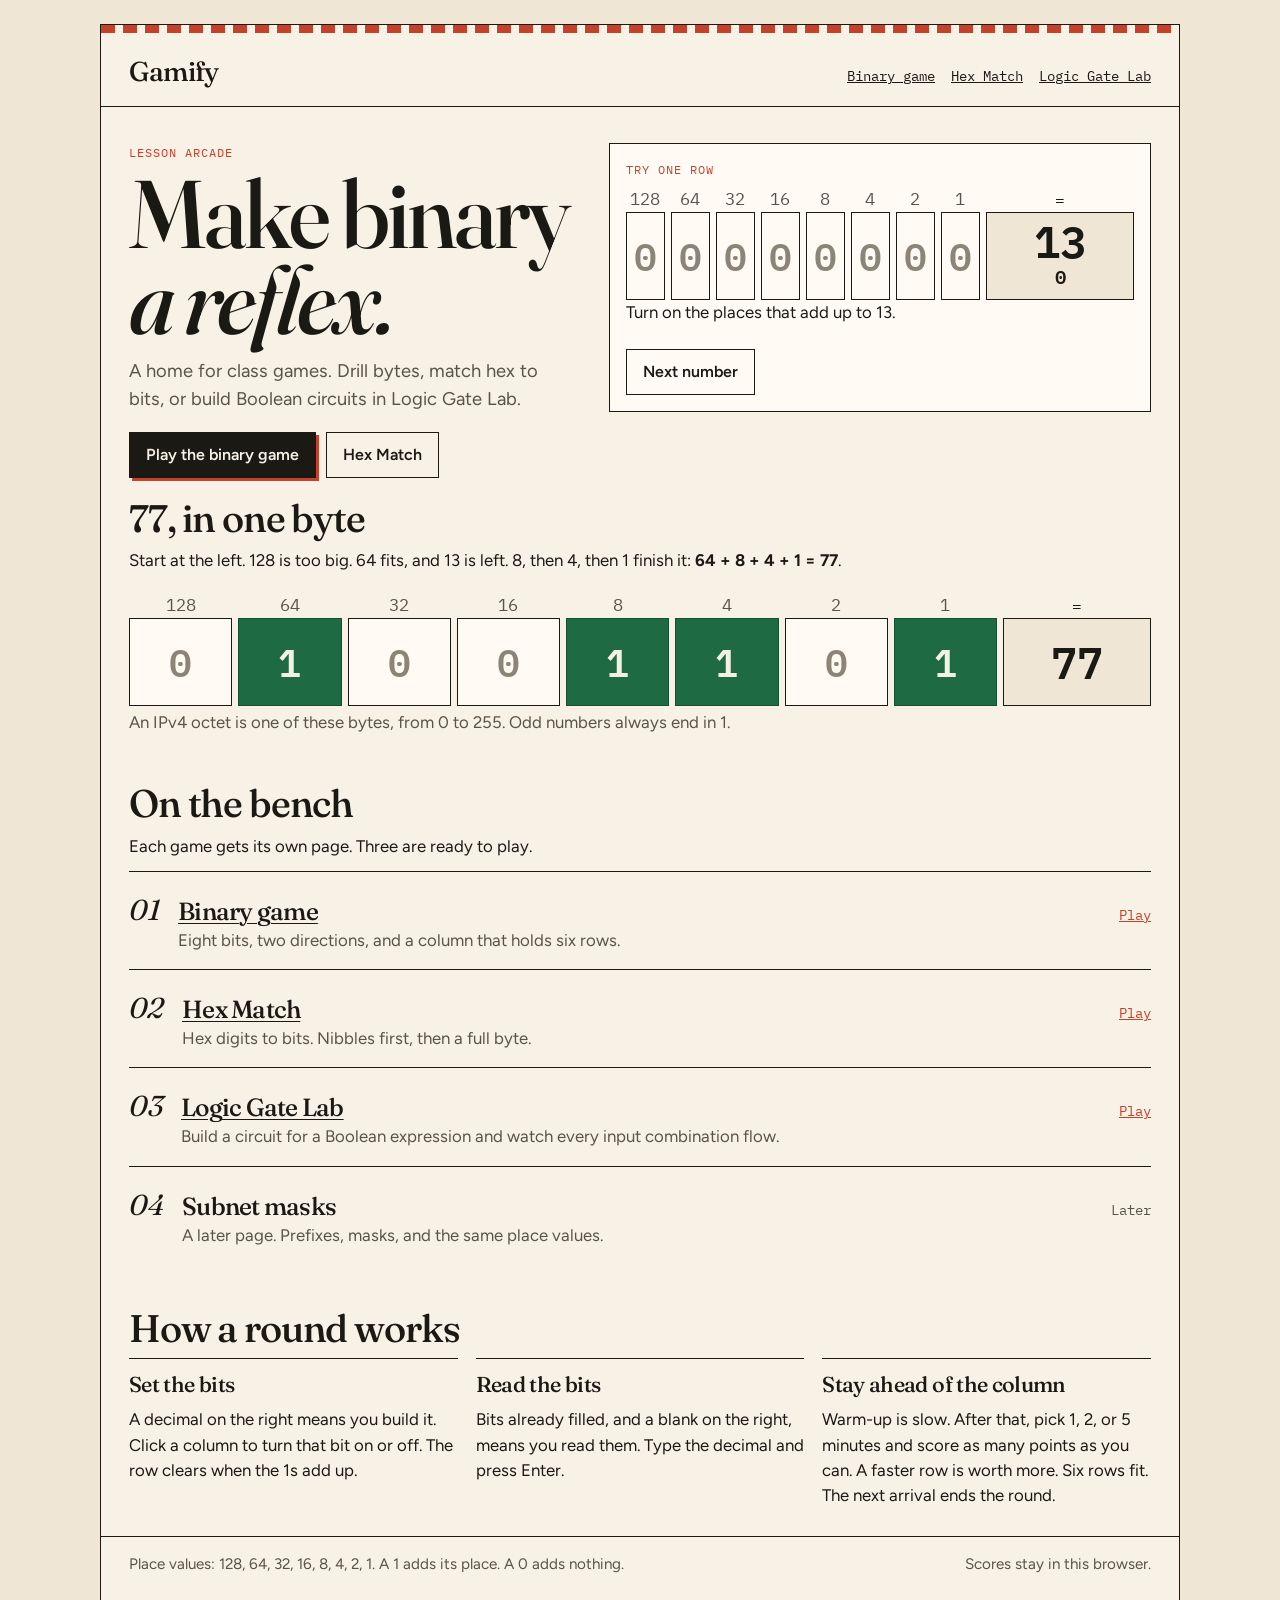
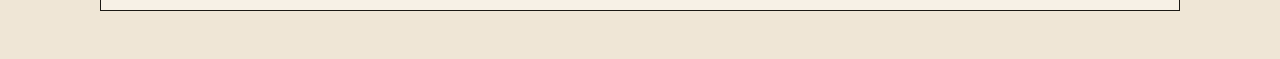
<file: index.html>
<!DOCTYPE html>
<html lang="en">
<head>
  <meta charset="utf-8">
  <meta name="viewport" content="width=device-width, initial-scale=1">
  <title>Gamify — lesson games</title>
  <meta name="description" content="Gamify is a home for class games. Start with the 8-bit binary drill: set the bits or read them before the column fills.">
  <link rel="icon" href="favicon.svg" type="image/svg+xml">
  <link rel="apple-touch-icon" href="apple-touch-icon.png">
  <meta name="apple-mobile-web-app-title" content="Gamify">
  <link rel="preconnect" href="https://fonts.googleapis.com">
  <link rel="preconnect" href="https://fonts.gstatic.com" crossorigin>
  <link href="https://fonts.googleapis.com/css2?family=Figtree:wght@400;600&family=Fraunces:ital,opsz,wght@0,9..144,500;0,9..144,700;1,9..144,500&family=IBM+Plex+Mono:wght@500;600&display=swap" rel="stylesheet">
  <link rel="stylesheet" href="css/site.css">
</head>
<body>
  <a class="skip" href="#try">Skip to the try-it row</a>
  <div class="shell">
    <header class="mast">
      <a class="brand" href="./">Gamify</a>
      <nav aria-label="Lessons">
        <a href="binary/">Binary game</a>
        <a href="hex/">Hex Match</a>
        <a href="gates/">Logic Gate Lab</a>
      </nav>
    </header>

    <main>
      <section class="hero">
        <div>
          <p class="kicker">Lesson arcade</p>
          <h1>Make binary <em>a reflex.</em></h1>
          <p class="deck">A home for class games. Drill bytes, match hex to bits, or build Boolean circuits in Logic Gate Lab.</p>
          <div class="actions">
            <a class="button" href="binary/">Play the binary game</a>
            <a class="button secondary" href="hex/">Hex Match</a>
          </div>
          <p id="landing-best" class="best-line" hidden></p>
        </div>

        <div class="appliance" id="try">
          <p class="kicker">Try one row</p>
          <div class="ruler" id="demo-ruler" aria-hidden="true"></div>
          <div class="row" id="demo-row"></div>
          <p id="demo-note">Click a bit. A 1 adds its place value.</p>
          <button type="button" class="button secondary" id="demo-next">Next number</button>
        </div>
      </section>

      <section class="section" id="worked">
        <h2>77, in one byte</h2>
        <p>Start at the left. 128 is too big. 64 fits, and 13 is left. 8, then 4, then 1 finish it: <strong>64 + 8 + 4 + 1 = 77</strong>.</p>
        <div class="byte-block">
          <div class="ruler" aria-hidden="true">
            <span class="place">128</span>
            <span class="place">64</span>
            <span class="place">32</span>
            <span class="place">16</span>
            <span class="place">8</span>
            <span class="place">4</span>
            <span class="place">2</span>
            <span class="place">1</span>
            <span class="eq">=</span>
          </div>
          <div class="row static" role="img" aria-label="77 in binary is 0100 1101, which is 64 plus 8 plus 4 plus 1">
            <span class="bit">0</span>
            <span class="bit on">1</span>
            <span class="bit">0</span>
            <span class="bit">0</span>
            <span class="bit on">1</span>
            <span class="bit on">1</span>
            <span class="bit">0</span>
            <span class="bit on">1</span>
            <div class="ticket"><strong class="target">77</strong></div>
          </div>
        </div>
        <p class="caption">An IPv4 octet is one of these bytes, from 0 to 255. Odd numbers always end in 1.</p>
      </section>

      <section class="section" aria-labelledby="bench-title">
        <h2 id="bench-title">On the bench</h2>
        <p>Each game gets its own page. Three are ready to play.</p>
        <ol class="bench">
          <li>
            <span class="index">01</span>
            <div>
              <h3><a href="binary/">Binary game</a></h3>
              <p>Eight bits, two directions, and a column that holds six rows.</p>
            </div>
            <a class="go" href="binary/">Play</a>
          </li>
          <li>
            <span class="index">02</span>
            <div>
              <h3><a href="hex/">Hex Match</a></h3>
              <p>Hex digits to bits. Nibbles first, then a full byte.</p>
            </div>
            <a class="go" href="hex/">Play</a>
          </li>
          <li>
            <span class="index">03</span>
            <div>
              <h3><a href="gates/">Logic Gate Lab</a></h3>
              <p>Build a circuit for a Boolean expression and watch every input combination flow.</p>
            </div>
            <a class="go" href="gates/">Play</a>
          </li>
          <li>
            <span class="index">04</span>
            <div>
              <h3>Subnet masks</h3>
              <p>A later page. Prefixes, masks, and the same place values.</p>
            </div>
            <span class="later">Later</span>
          </li>
        </ol>
      </section>

      <section class="section rules" id="rules">
        <h2>How a round works</h2>
        <ol class="steps">
          <li>
            <strong>Set the bits</strong>
            A decimal on the right means you build it. Click a column to turn that bit on or off. The row clears when the 1s add up.
          </li>
          <li>
            <strong>Read the bits</strong>
            Bits already filled, and a blank on the right, means you read them. Type the decimal and press Enter.
          </li>
          <li>
            <strong>Stay ahead of the column</strong>
            Warm-up is slow. After that, pick 1, 2, or 5 minutes and score as many points as you can. A faster row is worth more. Six rows fit. The next arrival ends the round.
          </li>
        </ol>
      </section>
    </main>

    <footer class="colophon">
      <p>Place values: 128, 64, 32, 16, 8, 4, 2, 1. A 1 adds its place. A 0 adds nothing.</p>
      <p>Scores stay in this browser.</p>
    </footer>
  </div>
  <noscript>The try-it row and the game need JavaScript. The worked example above still shows how 77 is written in binary.</noscript>
  <script src="js/binary-logic.js"></script>
  <script src="js/landing.js"></script>
</body>
</html>
</file>
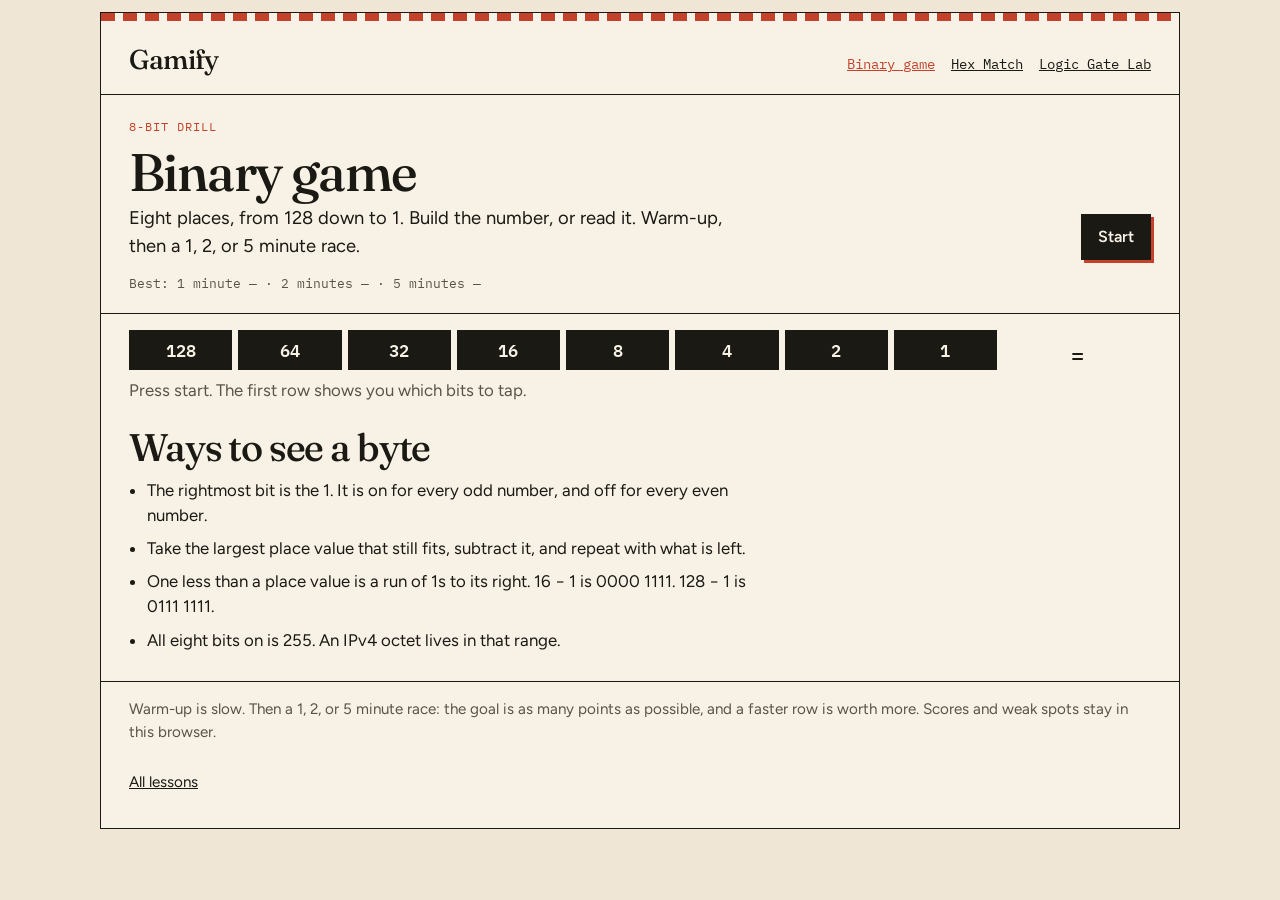
<file: binary/index.html>
<!DOCTYPE html>
<html lang="en">
<head>
  <meta charset="utf-8">
  <meta name="viewport" content="width=device-width, initial-scale=1">
  <title>Binary game — Gamify</title>
  <meta name="description" content="An 8-bit conversion drill. Set the bits for a decimal, or type the decimal for a byte, before the column fills.">
  <link rel="icon" href="../favicon.svg" type="image/svg+xml">
  <link rel="apple-touch-icon" href="../apple-touch-icon.png">
  <meta name="apple-mobile-web-app-title" content="Gamify">
  <link rel="preconnect" href="https://fonts.googleapis.com">
  <link rel="preconnect" href="https://fonts.gstatic.com" crossorigin>
  <link href="https://fonts.googleapis.com/css2?family=Figtree:wght@400;600&family=Fraunces:ital,opsz,wght@0,9..144,500;0,9..144,700;1,9..144,500&family=IBM+Plex+Mono:wght@500;600&display=swap" rel="stylesheet">
  <link rel="stylesheet" href="../css/site.css?v=22">
</head>
<body data-status="ready" data-game="binary">
  <a class="skip" href="#board">Skip to the column</a>
  <div class="shell">
    <header class="mast">
      <a class="brand" href="../">Gamify</a>
      <nav aria-label="Lessons">
        <a href="./" aria-current="page">Binary game</a>
        <a href="../hex/">Hex Match</a>
        <a href="../gates/">Logic Gate Lab</a>
      </nav>
    </header>

    <main>
      <section id="results" class="results" hidden></section>

      <section id="setup" class="setup">
        <p class="kicker">8-bit drill</p>
        <div class="banner-row">
          <div>
            <h1>Binary game</h1>
            <p class="deck">Eight places, from 128 down to 1. Build the number, or read it. Warm-up, then a 1, 2, or 5 minute race.</p>
          </div>
          <form id="setup-form">
            <button class="button" type="submit" id="start">Start</button>
          </form>
        </div>
        <p id="best-pace" class="best-pace" hidden></p>
      </section>

      <section class="stage" id="play" aria-label="Binary game">
        <div class="hud">
          <div class="stat">
            <span>Score</span>
            <strong id="score">0</strong>
            <em id="gain" class="gain" aria-hidden="true"></em>
          </div>
          <div class="stat">
            <span>Time</span>
            <strong id="pace" class="pace-name">Warm-up</strong>
            <div id="pips" class="pips" aria-hidden="true"></div>
          </div>
          <div class="stat">
            <span>Cleared</span>
            <strong id="cleared">0</strong>
          </div>
          <div class="stat">
            <span>Streak</span>
            <strong id="streak">0</strong>
            <em id="mult" class="mult">×1</em>
          </div>
          <div class="stat">
            <span>Best</span>
            <strong id="best">0</strong>
          </div>
          <div class="hud-controls">
            <button type="button" class="button secondary" id="menu-toggle" aria-expanded="false" aria-controls="menu-panel">Menu</button>
            <div id="menu-panel" class="menu-panel" hidden>
              <label class="check"><input type="checkbox" id="coach"> Running totals</label>
              <label class="check"><input type="checkbox" id="force-values"> Place values</label>
              <button type="button" class="button secondary" id="mute">Sound on</button>
              <button type="button" class="button secondary" id="pause" hidden>Pause</button>
              <button type="button" class="button secondary" id="show-howto" aria-expanded="false" aria-controls="howto">How to play</button>
            </div>
          </div>
          <p id="toast" class="toast" hidden></p>
        </div>

        <div class="play-layout">
          <div class="play" id="playfield">
            <p class="pressure" id="pressure"></p>
            <div class="meter" aria-hidden="true"><span id="meter"></span></div>
            <p id="guide" class="guide" hidden></p>
            <div class="board-wrap">
              <div class="ruler" id="ruler"></div>
              <div class="board" id="board"></div>
              <p class="empty" id="empty"></p>
              <div class="overlay" id="overlay" hidden>
                <div class="card">
                  <h2>Paused</h2>
                  <p>The next row waits.</p>
                  <button type="button" class="button" id="resume">Resume</button>
                </div>
              </div>
            </div>
          </div>
        </div>

        <div class="howto" id="howto" hidden>
          <h2>How a row works</h2>
          <ol>
            <li><strong>Number on the right.</strong> Tap bits until the 1s add up to it. The line under the number is what is still left. The row clears on its own.</li>
            <li><strong>Blank on the right.</strong> The bits are fixed. Tap the box. A keypad pops up. The row leaves when the number is right. Enter checks a wrong number.</li>
            <li><strong>Rows grow downward.</strong> Place values sit at the top. The first row is right under them, and a new row is added below the ones still in play. Solving a row lets the ones under it move up.</li>
            <li><strong>A miss stays up.</strong> Read the working, then try that row once more.</li>
            <li><strong>The column fills.</strong> Six rows fit. One more arrival ends the round.</li>
            <li><strong>Then the clock.</strong> Warm-up starts with numbers up to 15, then 63, then 255. All eight bits stay visible. After warm-up, pick 1, 2, or 5 minutes. Faster clears score more.</li>
          </ol>
          <p class="keys">Tap a row to select it. On a bit row, keys 1–8 flip columns from the left. On a decimal row, the keypad pops up. P pauses.</p>
        </div>
      </section>

      <section class="section tips" id="ways">
        <h2>Ways to see a byte</h2>
        <ul>
          <li>The rightmost bit is the 1. It is on for every odd number, and off for every even number.</li>
          <li>Take the largest place value that still fits, subtract it, and repeat with what is left.</li>
          <li>One less than a place value is a run of 1s to its right. 16 − 1 is 0000 1111. 128 − 1 is 0111 1111.</li>
          <li>All eight bits on is 255. An IPv4 octet lives in that range.</li>
        </ul>
      </section>
    </main>

    <footer class="colophon">
      <p>Warm-up is slow. Then a 1, 2, or 5 minute race: the goal is as many points as possible, and a faster row is worth more. Scores and weak spots stay in this browser.</p>
      <p><a href="../">All lessons</a></p>
    </footer>
  </div>
  <div id="choose" class="choose" hidden>
    <div class="card">
      <p class="kicker">After warm-up</p>
      <h2>Pick a time</h2>
      <p>Score as many points as you can. A faster row is worth more. The score starts over at zero.</p>
      <div class="time-choices">
        <button type="button" class="button" data-limit="60">1 minute</button>
        <button type="button" class="button" data-limit="120">2 minutes</button>
        <button type="button" class="button" data-limit="300">5 minutes</button>
      </div>
    </div>
  </div>
  <div id="moment" class="moment" hidden>
    <p class="kicker">Next pace</p>
    <strong id="moment-name"></strong>
  </div>
  <div id="keypad" class="keypad" hidden>
    <div class="keypad-grid" role="group" aria-label="Decimal keypad">
      <button type="button" tabindex="-1" data-key="1">1</button>
      <button type="button" tabindex="-1" data-key="2">2</button>
      <button type="button" tabindex="-1" data-key="3">3</button>
      <button type="button" tabindex="-1" data-key="4">4</button>
      <button type="button" tabindex="-1" data-key="5">5</button>
      <button type="button" tabindex="-1" data-key="6">6</button>
      <button type="button" tabindex="-1" data-key="7">7</button>
      <button type="button" tabindex="-1" data-key="8">8</button>
      <button type="button" tabindex="-1" data-key="9">9</button>
      <button type="button" tabindex="-1" data-key="back" aria-label="Delete">Del</button>
      <button type="button" tabindex="-1" data-key="0">0</button>
      <button type="button" tabindex="-1" data-key="enter">Enter</button>
    </div>
  </div>
  <p class="sr-only" id="live" aria-live="polite"></p>
  <noscript>This game needs JavaScript.</noscript>
  <script src="../js/binary-logic.js?v=21"></script>
  <script src="../js/binary-game.js?v=21"></script>
</body>
</html>
</file>
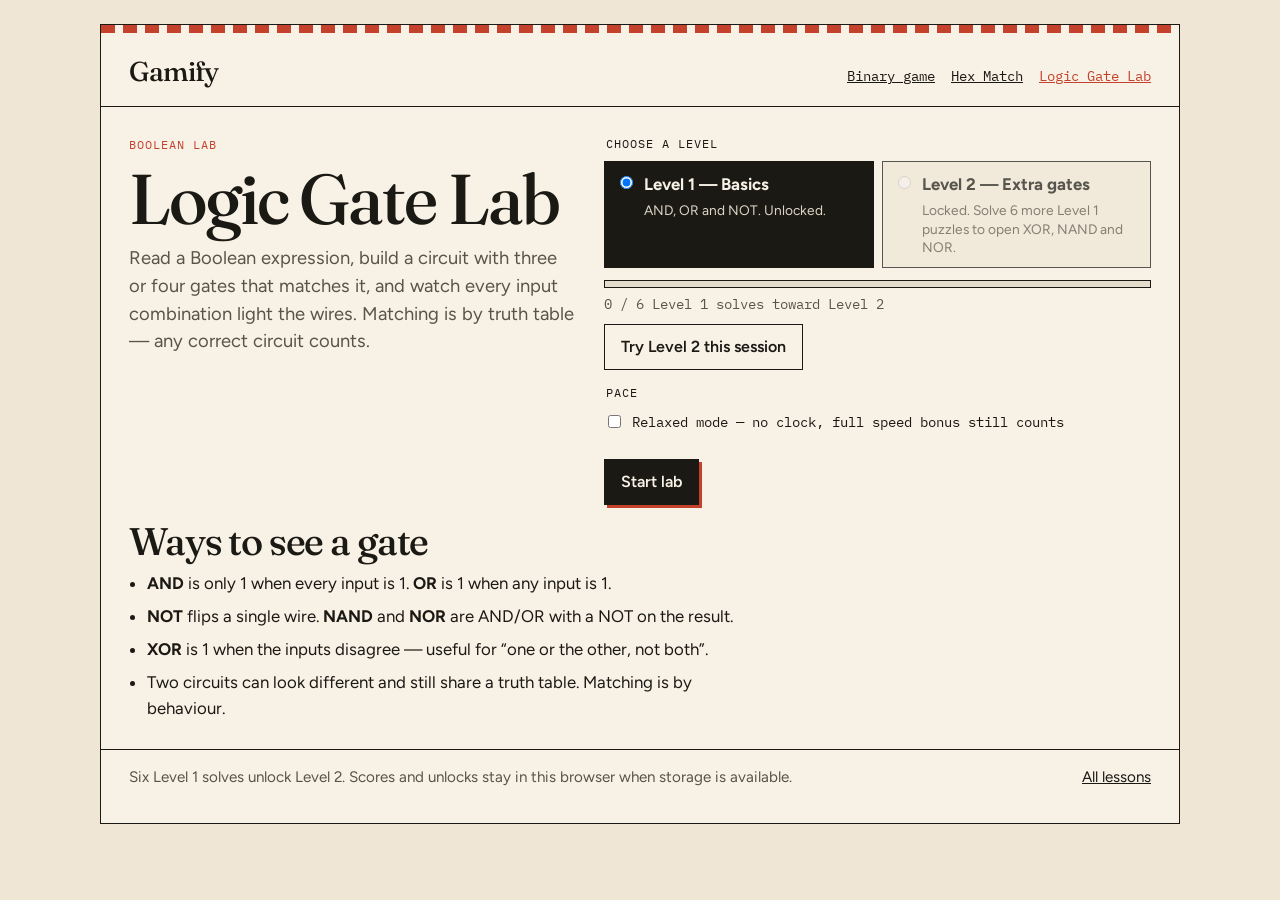
<file: gates/index.html>
<!DOCTYPE html>
<html lang="en">
<head>
  <meta charset="utf-8">
  <meta name="viewport" content="width=device-width, initial-scale=1">
  <title>Logic Gate Lab — Gamify</title>
  <meta name="description" content="Build a circuit for a Boolean expression, watch every input combination flow through the gates, and match the truth table.">
  <link rel="icon" href="../favicon.svg" type="image/svg+xml">
  <link rel="apple-touch-icon" href="../apple-touch-icon.png">
  <meta name="apple-mobile-web-app-title" content="Gamify">
  <link rel="preconnect" href="https://fonts.googleapis.com">
  <link rel="preconnect" href="https://fonts.gstatic.com" crossorigin>
  <link href="https://fonts.googleapis.com/css2?family=Figtree:wght@400;600&family=Fraunces:ital,opsz,wght@0,9..144,500;0,9..144,700;1,9..144,500&family=IBM+Plex+Mono:wght@500;600&display=swap" rel="stylesheet">
  <link rel="stylesheet" href="../css/site.css">
</head>
<body data-view="setup" data-status="ready">
  <a class="skip" href="#lab">Skip to the lab</a>
  <div class="shell">
    <header class="mast">
      <a class="brand" href="../">Gamify</a>
      <nav aria-label="Lessons">
        <a href="../binary/">Binary game</a>
        <a href="../hex/">Hex Match</a>
        <a href="./" aria-current="page">Logic Gate Lab</a>
      </nav>
    </header>

    <main>
      <section id="setup" class="setup gate-setup">
        <div>
          <p class="kicker">Boolean lab</p>
          <h1>Logic Gate Lab</h1>
          <p class="deck">Read a Boolean expression, build a circuit with three or four gates that matches it, and watch every input combination light the wires. Matching is by truth table — any correct circuit counts.</p>
        </div>
        <form id="setup-form" class="gate-setup-form">
          <fieldset>
            <legend>Choose a level</legend>
            <div class="paces gate-levels" id="level-picks" role="radiogroup" aria-label="Level">
              <label class="pace">
                <input type="radio" name="level" value="1" checked>
                <span>
                  <strong>Level 1 — Basics</strong>
                  <small>AND, OR and NOT. Unlocked.</small>
                </span>
              </label>
              <label class="pace" id="level2-label">
                <input type="radio" name="level" value="2" id="level2-radio" disabled>
                <span>
                  <strong>Level 2 — Extra gates</strong>
                  <small id="level2-copy">Locked. Solve 6 Level 1 puzzles to open XOR, NAND and NOR.</small>
                </span>
              </label>
            </div>
            <div class="unlock-meter" id="unlock-meter" aria-live="polite">
              <div class="unlock-track" aria-hidden="true"><span id="unlock-fill"></span></div>
              <p id="unlock-label">0 / 6 Level 1 solves toward Level 2</p>
            </div>
            <p class="session-unlock">
              <button type="button" class="button secondary" id="session-level2">Try Level 2 this session</button>
            </p>
          </fieldset>
          <fieldset>
            <legend>Pace</legend>
            <label class="check pace-check">
              <input type="checkbox" id="relaxed">
              Relaxed mode — no clock, full speed bonus still counts
            </label>
          </fieldset>
          <button class="button" type="submit" id="start">Start lab</button>
        </form>
      </section>

      <section class="stage gate-stage" id="play" hidden>
        <div class="hud">
          <div class="stat">
            <span>Score</span>
            <strong id="score">0</strong>
            <em id="gain" class="gain" aria-hidden="true"></em>
          </div>
          <div class="stat">
            <span>Streak</span>
            <strong id="streak">0</strong>
          </div>
          <div class="stat">
            <span>Solved</span>
            <strong id="solved">0</strong>
          </div>
          <div class="stat">
            <span>Best</span>
            <strong id="best">0</strong>
          </div>
          <div class="stat" id="speed-stat">
            <span>Speed bonus</span>
            <strong id="speed-bonus">+50</strong>
            <div class="speed-meter" aria-hidden="true"><span id="speed-fill"></span></div>
          </div>
          <div class="hud-controls">
            <button type="button" class="button secondary" id="mute">Sound on</button>
            <button type="button" class="button secondary" id="pause">Pause</button>
            <button type="button" class="button secondary" id="quit">Levels</button>
          </div>
          <p id="toast" class="toast" hidden></p>
        </div>

        <div class="gate-layout" id="lab">
          <div class="gate-main">
            <div class="expr-banner">
              <p class="kicker">Build this</p>
              <p class="expr" id="expression" aria-live="polite">—</p>
              <p class="hint-line" id="hint-line" hidden></p>
            </div>

            <div class="bench-tools">
              <div class="palette" id="palette" aria-label="Gates and inputs"></div>
              <div class="bench-actions">
                <button type="button" class="button secondary" id="undo" disabled>Undo</button>
                <button type="button" class="button secondary" id="clear-circuit">Clear</button>
                <button type="button" class="button secondary" id="hint">Hint (−15)</button>
                <button type="button" class="button" id="check">Check circuit</button>
              </div>
            </div>

            <div class="circuit-board" id="circuit-board" aria-label="Circuit schematic">
              <div class="circuit-scroll">
                <div class="schematic-wrap" id="circuit-tree"></div>
                <div class="lamp-wrap">
                  <div class="lamp" id="lamp" data-on="0" role="img" aria-label="Output lamp off">
                    <span class="lamp-glass"></span>
                    <span class="lamp-label">Y</span>
                  </div>
                </div>
              </div>
              <div class="picker" id="picker" hidden>
                <p class="kicker" id="picker-title">Place in port</p>
                <div class="picker-grid" id="picker-grid"></div>
                <button type="button" class="button secondary" id="picker-cancel">Cancel</button>
              </div>
            </div>

            <div class="feedback" id="feedback" hidden></div>
            <div class="celebrate" id="celebrate" hidden aria-live="polite">
              <p class="celebrate-banner">Matched</p>
            </div>

            <div class="anim-bar">
              <p class="kicker">Signal run</p>
              <p class="anim-status" id="anim-status">Press play to walk every input combination.</p>
              <div class="anim-controls">
                <button type="button" class="button secondary" id="anim-play">Play</button>
                <button type="button" class="button secondary" id="anim-pause" disabled>Pause</button>
                <button type="button" class="button secondary" id="anim-step">Step</button>
                <button type="button" class="button secondary" id="anim-replay">Replay</button>
              </div>
            </div>
          </div>

          <aside class="gate-side">
            <div class="truth-panel">
              <p class="kicker">Truth table</p>
              <p class="caption" id="table-caption">Built from your circuit as you place gates.</p>
              <div class="truth-wrap">
                <table class="truth" id="truth-table">
                  <thead id="truth-head"></thead>
                  <tbody id="truth-body"></tbody>
                </table>
              </div>
            </div>
            <div class="gate-glossary" id="glossary">
              <p class="kicker">Gate strip</p>
              <ul id="glossary-list"></ul>
            </div>
            <div class="howto">
              <h2>How a puzzle works</h2>
              <ol>
                <li><strong>Read the expression.</strong> Brackets and order matter.</li>
                <li><strong>Build the schematic.</strong> Tap an empty port or gate, pick an input or a gate, nest as needed.</li>
                <li><strong>Watch the table.</strong> It updates from your circuit. Play the signal run to see every row flow.</li>
                <li><strong>Check when ready.</strong> Any circuit with the same truth table wins. Faster builds earn a speed bonus.</li>
              </ol>
              <p class="keys">Keyboard: Tab through ports, Enter to place, Esc closes the picker, C checks, P pauses, Space steps the signal run when focused in the lab.</p>
            </div>
          </aside>
        </div>

        <div class="overlay" id="overlay" hidden>
          <div class="card">
            <h2>Paused</h2>
            <p>The speed meter is held. Your circuit stays as you left it.</p>
            <button type="button" class="button" id="resume">Resume</button>
          </div>
        </div>

        <div class="overlay unlock-overlay" id="unlock-overlay" hidden>
          <div class="card unlock-card">
            <p class="kicker">Unlocked</p>
            <h2>Level 2 is open</h2>
            <p>XOR, NAND and NOR join the palette. You can keep going on Level 1, or switch from the level screen.</p>
            <button type="button" class="button" id="unlock-dismiss">Keep building</button>
          </div>
        </div>
      </section>

      <section class="section tips" id="ways">
        <h2>Ways to see a gate</h2>
        <ul>
          <li><strong>AND</strong> is only 1 when every input is 1. <strong>OR</strong> is 1 when any input is 1.</li>
          <li><strong>NOT</strong> flips a single wire. <strong>NAND</strong> and <strong>NOR</strong> are AND/OR with a NOT on the result.</li>
          <li><strong>XOR</strong> is 1 when the inputs disagree — useful for “one or the other, not both”.</li>
          <li>Two circuits can look different and still share a truth table. Matching is by behaviour.</li>
        </ul>
      </section>
    </main>

    <footer class="colophon">
      <p>Six Level 1 solves unlock Level 2. Scores and unlocks stay in this browser when storage is available.</p>
      <p><a href="../">All lessons</a></p>
    </footer>
  </div>
  <p class="sr-only" id="live" aria-live="polite"></p>
  <noscript>This lab needs JavaScript.</noscript>
  <script src="../js/gate-logic.js"></script>
  <script src="../js/gate-schematic.js"></script>
  <script src="../js/gate-game.js"></script>
</body>
</html>
</file>
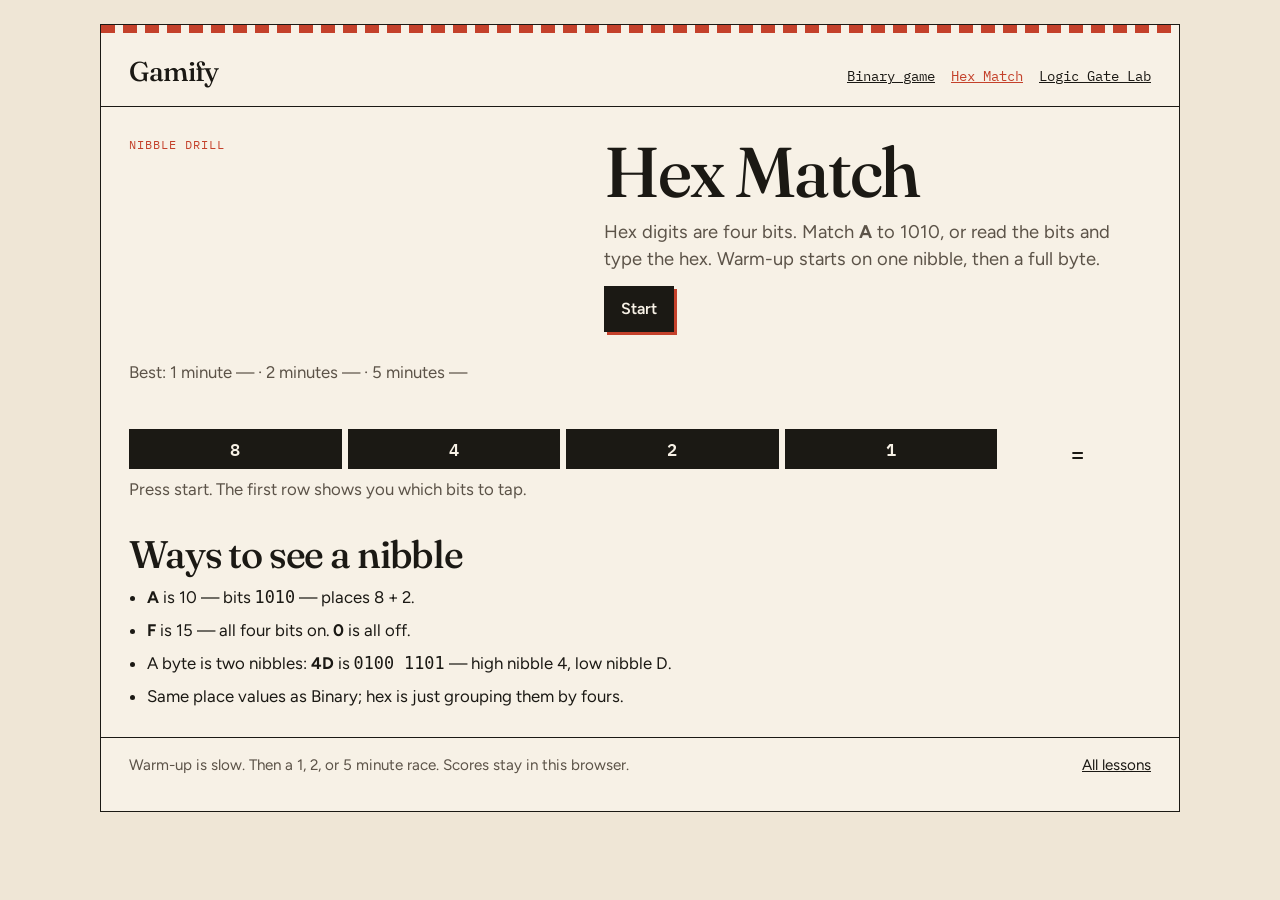
<file: hex/index.html>
<!DOCTYPE html>
<html lang="en">
<head>
  <meta charset="utf-8">
  <meta name="viewport" content="width=device-width, initial-scale=1">
  <title>Hex Match — Gamify</title>
  <meta name="description" content="Match hex digits to bits. Nibbles first, then a full byte. Warm-up, then a timed race.">
  <link rel="icon" href="../favicon.svg" type="image/svg+xml">
  <link rel="apple-touch-icon" href="../apple-touch-icon.png">
  <meta name="apple-mobile-web-app-title" content="Gamify">
  <link rel="preconnect" href="https://fonts.googleapis.com">
  <link rel="preconnect" href="https://fonts.gstatic.com" crossorigin>
  <link href="https://fonts.googleapis.com/css2?family=Figtree:wght@400;600&family=Fraunces:ital,opsz,wght@0,9..144,500;0,9..144,700;1,9..144,500&family=IBM+Plex+Mono:wght@500;600&display=swap" rel="stylesheet">
  <link rel="stylesheet" href="../css/site.css">
</head>
<body data-status="ready" data-game="hex">
  <a class="skip" href="#board">Skip to the column</a>
  <div class="shell">
    <header class="mast">
      <a class="brand" href="../">Gamify</a>
      <nav aria-label="Lessons">
        <a href="../binary/">Binary game</a>
        <a href="./" aria-current="page">Hex Match</a>
        <a href="../gates/">Logic Gate Lab</a>
      </nav>
    </header>

    <main>
      <section id="results" class="results" hidden></section>

      <section id="setup" class="setup">
        <p class="kicker">Nibble drill</p>
        <div class="banner-row">
          <div>
            <h1>Hex Match</h1>
            <p class="deck">Hex digits are four bits. Match <strong>A</strong> to 1010, or read the bits and type the hex. Warm-up starts on one nibble, then a full byte.</p>
          </div>
          <form id="setup-form">
            <button class="button" type="submit" id="start">Start</button>
          </form>
        </div>
        <p id="best-pace" class="best-pace" hidden></p>
      </section>

      <section class="stage" id="play" aria-label="Hex Match">
        <div class="hud">
          <div class="stat">
            <span>Score</span>
            <strong id="score">0</strong>
            <em id="gain" class="gain" aria-hidden="true"></em>
          </div>
          <div class="stat">
            <span>Time</span>
            <strong id="pace" class="pace-name">Warm-up</strong>
            <div id="pips" class="pips" aria-hidden="true"></div>
          </div>
          <div class="stat">
            <span>Cleared</span>
            <strong id="cleared">0</strong>
          </div>
          <div class="stat">
            <span>Streak</span>
            <strong id="streak">0</strong>
            <em id="mult" class="mult">×1</em>
          </div>
          <div class="stat">
            <span>Best</span>
            <strong id="best">0</strong>
          </div>
          <div class="hud-controls">
            <button type="button" class="button secondary" id="menu-toggle" aria-expanded="false" aria-controls="menu-panel">Menu</button>
            <div id="menu-panel" class="menu-panel" hidden>
              <label class="check"><input type="checkbox" id="coach" checked> Running totals</label>
              <button type="button" class="button secondary" id="mute">Sound on</button>
              <button type="button" class="button secondary" id="pause" hidden>Pause</button>
              <button type="button" class="button secondary" id="show-howto" aria-expanded="false" aria-controls="howto">How to play</button>
            </div>
          </div>
          <p id="toast" class="toast" hidden></p>
        </div>

        <div class="play-layout">
          <div class="play" id="playfield">
            <p class="pressure" id="pressure"></p>
            <div class="meter" aria-hidden="true"><span id="meter"></span></div>
            <p id="guide" class="guide" hidden></p>
            <div class="board-wrap">
              <div class="ruler" id="ruler"></div>
              <div class="board" id="board"></div>
              <p class="empty" id="empty"></p>
              <div class="overlay" id="overlay" hidden>
                <div class="card">
                  <h2>Paused</h2>
                  <p>The next row waits.</p>
                  <button type="button" class="button" id="resume">Resume</button>
                </div>
              </div>
            </div>
          </div>
        </div>

        <div class="howto" id="howto" hidden>
          <h2>How a row works</h2>
          <ol>
            <li><strong>Hex on the right.</strong> Tap bits until they match that digit (or byte). The line under the hex is your running sum.</li>
            <li><strong>Bits already set.</strong> Type the hex on the keypad. One digit for a nibble, two for a byte.</li>
            <li><strong>A miss stays up.</strong> Read the working, then try once more for half credit.</li>
            <li><strong>Warm-up then race.</strong> First four clears are nibbles. Then full bytes. After eight clean clears, pick 1, 2, or 5 minutes.</li>
          </ol>
          <p class="keys">Tap a row to select it. On a bit row, keys 1–4 or 1–8 flip places from the left. On a hex row, the keypad pops up. P pauses.</p>
        </div>
      </section>

      <section class="section tips" id="ways">
        <h2>Ways to see a nibble</h2>
        <ul>
          <li><strong>A</strong> is 10 — bits <code>1010</code> — places 8 + 2.</li>
          <li><strong>F</strong> is 15 — all four bits on. <strong>0</strong> is all off.</li>
          <li>A byte is two nibbles: <strong>4D</strong> is <code>0100 1101</code> — high nibble 4, low nibble D.</li>
          <li>Same place values as Binary; hex is just grouping them by fours.</li>
        </ul>
      </section>
    </main>

    <footer class="colophon">
      <p>Warm-up is slow. Then a 1, 2, or 5 minute race. Scores stay in this browser.</p>
      <p><a href="../">All lessons</a></p>
    </footer>
  </div>
  <div id="choose" class="choose" hidden>
    <div class="card">
      <p class="kicker">After warm-up</p>
      <h2>Pick a time</h2>
      <p>Score as many points as you can. A faster row is worth more. The score starts over at zero.</p>
      <div class="time-choices">
        <button type="button" class="button" data-limit="60">1 minute</button>
        <button type="button" class="button" data-limit="120">2 minutes</button>
        <button type="button" class="button" data-limit="300">5 minutes</button>
      </div>
    </div>
  </div>
  <div id="moment" class="moment" hidden>
    <p class="kicker">Next pace</p>
    <strong id="moment-name"></strong>
  </div>
  <div id="keypad" class="keypad hex-keypad" hidden>
    <div class="keypad-grid hex-keys" role="group" aria-label="Hex keypad">
      <button type="button" tabindex="-1" data-key="0">0</button>
      <button type="button" tabindex="-1" data-key="1">1</button>
      <button type="button" tabindex="-1" data-key="2">2</button>
      <button type="button" tabindex="-1" data-key="3">3</button>
      <button type="button" tabindex="-1" data-key="4">4</button>
      <button type="button" tabindex="-1" data-key="5">5</button>
      <button type="button" tabindex="-1" data-key="6">6</button>
      <button type="button" tabindex="-1" data-key="7">7</button>
      <button type="button" tabindex="-1" data-key="8">8</button>
      <button type="button" tabindex="-1" data-key="9">9</button>
      <button type="button" tabindex="-1" data-key="A">A</button>
      <button type="button" tabindex="-1" data-key="B">B</button>
      <button type="button" tabindex="-1" data-key="C">C</button>
      <button type="button" tabindex="-1" data-key="D">D</button>
      <button type="button" tabindex="-1" data-key="E">E</button>
      <button type="button" tabindex="-1" data-key="F">F</button>
      <button type="button" tabindex="-1" data-key="back" aria-label="Delete">Del</button>
      <button type="button" tabindex="-1" data-key="enter">Enter</button>
    </div>
  </div>
  <p class="sr-only" id="live" aria-live="polite"></p>
  <noscript>This game needs JavaScript.</noscript>
  <script src="../js/hex-logic.js"></script>
  <script src="../js/hex-game.js"></script>
</body>
</html>
</file>
<file: css/site.css>
:root {
  --paper: #efe6d6;
  --sheet: #f7f1e6;
  --ink: #1b1914;
  --ink-soft: #5c5348;
  --stamp: #c4412b;
  --moss: #1e6a43;
  --moss-ink: #f4f0e6;
  --ticket: #fffaf3;
  --line: rgba(27, 25, 20, 0.16);
  --serif: "Fraunces", "Iowan Old Style", Palatino, "Palatino Linotype", serif;
  --sans: Figtree, "Avenir Next", "Segoe UI", sans-serif;
  --mono: "IBM Plex Mono", ui-monospace, "SFMono-Regular", Menlo, Consolas, monospace;
  color-scheme: light;
}

*,
*::before,
*::after {
  box-sizing: border-box;
}

[hidden] {
  display: none !important;
}

html {
  scroll-behavior: smooth;
}

body {
  margin: 0;
  background: var(--paper);
  color: var(--ink);
  font-family: var(--sans);
  font-size: 1.05rem;
  line-height: 1.5;
}

::selection {
  background: #f0c1b6;
  color: var(--ink);
}

:focus {
  outline: none;
}

:focus-visible {
  outline: 3px solid var(--stamp);
  outline-offset: 2px;
}

button,
input {
  font: inherit;
  color: inherit;
}

.skip {
  position: absolute;
  left: 12px;
  top: 12px;
  z-index: 10;
  padding: 8px 12px;
  background: var(--ink);
  color: var(--sheet);
  transform: translateY(-150%);
}

.skip:focus {
  transform: none;
}

.shell {
  max-width: 1080px;
  margin: 24px auto 48px;
  background: var(--sheet);
  border: 1.5px solid var(--ink);
  position: relative;
}

.shell::before {
  content: "";
  display: block;
  height: 8px;
  background: repeating-linear-gradient(90deg, var(--stamp) 0 14px, transparent 14px 22px);
}

.mast {
  display: flex;
  justify-content: space-between;
  align-items: baseline;
  gap: 16px;
  padding: 18px 28px 14px;
  border-bottom: 1.5px solid var(--ink);
}

.brand {
  font-family: var(--serif);
  font-size: 1.7rem;
  font-weight: 500;
  letter-spacing: -0.03em;
  color: var(--ink);
  text-decoration: none;
}

.mast nav {
  display: flex;
  gap: 16px;
  font-family: var(--mono);
  font-size: 0.85rem;
}

.mast a {
  color: var(--ink);
}

.mast a[aria-current="page"] {
  color: var(--stamp);
}

.kicker {
  margin: 0 0 8px;
  font-family: var(--mono);
  font-size: 0.78rem;
  letter-spacing: 0.08em;
  text-transform: uppercase;
  color: var(--stamp);
}

h1,
h2,
h3 {
  font-family: var(--serif);
  font-weight: 500;
  letter-spacing: -0.03em;
  line-height: 1.05;
}

h2 {
  margin: 0 0 10px;
  font-size: clamp(1.8rem, 3vw, 2.5rem);
}

h3 {
  margin: 0 0 4px;
  font-size: 1.55rem;
}

p {
  margin: 0 0 12px;
}

.hero {
  display: grid;
  grid-template-columns: minmax(0, 0.9fr) minmax(0, 1.1fr);
  gap: 36px;
  align-items: start;
  padding: 36px 28px 12px;
}

.hero h1 {
  margin: 0 0 16px;
  font-size: clamp(3.4rem, 8vw, 6rem);
  line-height: 0.9;
}

.hero h1 em {
  font-style: italic;
  font-weight: 500;
}

.deck {
  max-width: 38rem;
  font-size: 1.15rem;
  color: var(--ink-soft);
}

.actions {
  display: flex;
  flex-wrap: wrap;
  gap: 10px;
  margin-top: 18px;
}

.button {
  display: inline-flex;
  align-items: center;
  justify-content: center;
  min-height: 46px;
  padding: 0 16px;
  border: 1.5px solid var(--ink);
  background: var(--ink);
  color: var(--sheet);
  text-decoration: none;
  font-family: var(--sans);
  font-weight: 600;
  font-size: 1rem;
  box-shadow: 3px 3px 0 var(--stamp);
  cursor: pointer;
  touch-action: manipulation;
}

.button.secondary,
a.button.secondary {
  background: transparent;
  color: var(--ink);
  box-shadow: none;
}

.button:disabled {
  opacity: 0.4;
  cursor: not-allowed;
  box-shadow: none;
}

.best-line {
  margin-top: 14px;
  font-family: var(--mono);
  font-size: 0.85rem;
}

.tips,
.rules,
.section {
  padding: 8px 28px 28px;
}

.byte-block {
  overflow-x: auto;
  margin: 12px 0 4px;
}

.appliance {
  border: 1.5px solid var(--ink);
  background: var(--ticket);
  padding: 16px;
  overflow-x: auto;
}

.appliance .button {
  margin-top: 12px;
}

.section-head {
  padding: 12px 28px 0;
}

.bench {
  list-style: none;
  margin: 0;
  padding: 0 0 8px;
}

.bench li {
  display: grid;
  grid-template-columns: auto minmax(0, 1fr) auto;
  gap: 18px;
  align-items: baseline;
  border-top: 1.5px solid var(--ink);
  padding: 16px 0;
}

.bench .index {
  font-family: var(--serif);
  font-style: italic;
  font-size: 1.8rem;
}

.bench h3 a {
  color: var(--ink);
  text-decoration-thickness: 1px;
  text-underline-offset: 3px;
}

.bench p {
  margin: 0;
  color: var(--ink-soft);
}

.go,
.later {
  font-family: var(--mono);
  font-size: 0.85rem;
}

.go {
  color: var(--stamp);
}

.later {
  color: var(--ink-soft);
}

.steps {
  display: grid;
  grid-template-columns: repeat(3, minmax(0, 1fr));
  gap: 18px;
  margin: 0;
  padding: 0;
  list-style: none;
}

.steps li {
  border-top: 1.5px solid var(--ink);
  padding-top: 10px;
}

.steps strong {
  display: block;
  font-family: var(--serif);
  font-size: 1.35rem;
  font-weight: 500;
  letter-spacing: -0.03em;
  margin-bottom: 6px;
}

.caption {
  color: var(--ink-soft);
}

.colophon {
  display: flex;
  justify-content: space-between;
  gap: 16px;
  flex-wrap: wrap;
  padding: 16px 28px 22px;
  border-top: 1.5px solid var(--ink);
  color: var(--ink-soft);
  font-size: 0.95rem;
}

.colophon a {
  color: var(--ink);
}

.ruler,
.row {
  display: grid;
  grid-template-columns: repeat(8, minmax(0, 1fr)) minmax(96px, 148px);
  gap: 6px;
  align-items: stretch;
  animation: none;
}

.ruler {
  margin: 8px 0 0;
  color: var(--ink-soft);
  font-family: var(--mono);
  font-size: 1.05rem;
  text-align: center;
}

body[data-game="binary"] .ruler {
  margin: 0 0 8px;
  color: var(--sheet);
  font-size: 1.05rem;
  font-weight: 600;
}

body[data-game="binary"] .ruler .place {
  display: flex;
  align-items: center;
  justify-content: center;
  min-height: 40px;
  background: var(--ink);
  color: var(--sheet);
}

body[data-game="binary"] .ruler .eq {
  display: flex;
  align-items: center;
  justify-content: center;
  background: transparent;
  color: var(--ink);
  font-size: 1.35rem;
}

body[data-game="binary"] .setup {
  display: block;
  padding: 22px 28px 20px;
  border-bottom: 1.5px solid var(--ink);
}

body[data-game="binary"] .setup h1 {
  margin: 0 0 6px;
  font-size: clamp(2.3rem, 4.5vw, 3.3rem);
}

body[data-game="binary"] .banner-row {
  display: flex;
  align-items: flex-end;
  justify-content: space-between;
  gap: 28px;
}

body[data-game="binary"] .setup .deck {
  margin: 0;
  max-width: 38rem;
  color: var(--ink);
}

body[data-game="binary"] .setup form {
  margin: 0;
  flex: 0 0 auto;
}

body[data-game="binary"] .best-pace {
  margin: 14px 0 0;
  max-width: none;
  text-align: left;
  font-family: var(--mono);
  font-size: 0.82rem;
  line-height: 1.45;
}

body[data-game="binary"][data-status="ready"] .hud,
body[data-game="binary"][data-status="ready"] .pressure,
body[data-game="binary"][data-status="ready"] .meter {
  display: none;
}

.ruler .place[data-hidden="true"],
.ruler .eq[data-hidden="true"] {
  color: transparent;
  user-select: none;
}

.ruler .eq {
  align-self: end;
  color: var(--ink);
  font-size: 1rem;
}

.bit {
  display: grid;
  place-items: center;
  height: clamp(68px, 10vw, 88px);
  min-width: 0;
  padding: 0;
  border: 1.5px solid var(--ink);
  background: var(--ticket);
  color: #8d8478;
  font-family: var(--mono);
  font-size: clamp(1.7rem, 3.4vw, 2.35rem);
  font-weight: 600;
  line-height: 1;
  touch-action: manipulation;
}

button.bit {
  cursor: pointer;
}

button.bit:not(:disabled):hover {
  background: #fff;
}

.bit.on {
  background: var(--moss);
  border-color: #174f33;
  color: var(--moss-ink);
}

.bit:disabled,
.ticket input:disabled {
  opacity: 1;
  cursor: default;
}

.ticket {
  min-height: 80px;
  display: flex;
  flex-direction: column;
  align-items: center;
  justify-content: center;
  border: 1.5px solid var(--ink);
  background: var(--paper);
}

.ticket.met,
.sum.met {
  background: #e5f2ea;
}

.target {
  font-family: var(--mono);
  font-size: clamp(2rem, 4vw, 2.75rem);
  font-weight: 600;
  line-height: 1;
}

.sum,
.left {
  min-height: 1em;
  font-family: var(--mono);
  font-size: 1.2rem;
  font-weight: 600;
  color: var(--ink);
}

.sum.exact,
.left.exact {
  color: var(--moss-ink);
}

.sum.over {
  color: var(--stamp);
}

.ticket input {
  width: 100%;
  min-height: 76px;
  border: 0;
  background: transparent;
  text-align: center;
  font-family: var(--mono);
  font-size: clamp(2rem, 4vw, 2.75rem);
  font-weight: 600;
  padding: 0;
}

.ticket input.wrong {
  color: var(--stamp);
}

.row.selected .ticket {
  box-shadow: inset 0 0 0 2px var(--stamp);
}

.ticket input:focus,
.ticket input:focus-visible {
  outline: none;
}

.row.shake .bit,
.row.shake .ticket {
  animation: shake 180ms ease;
}

.row.clearing {
  position: absolute;
  width: 0;
  height: 0;
  overflow: hidden;
  opacity: 0;
  pointer-events: none;
  animation: none;
}

.lesson {
  grid-column: 1 / -1;
  margin: 0;
  padding: 4px 2px 0;
  font-family: var(--mono);
  font-size: 1.05rem;
  line-height: 1.35;
  color: var(--stamp);
}

.bit.hint {
  box-shadow: inset 0 0 0 3px var(--moss);
}

.bit.miss {
  box-shadow: inset 0 0 0 3px var(--stamp);
  background: #f6d9d2;
}

.bit.miss.on {
  background: var(--stamp);
  border-color: var(--stamp);
  color: var(--sheet);
}

.guide {
  margin: 0 0 10px;
  padding: 10px 12px;
  border: 1.5px solid var(--moss);
  background: #e5f2ea;
  font-family: var(--serif);
  font-size: 1.45rem;
  letter-spacing: -0.03em;
}

.pace-note,
.best-pace {
  max-width: 36rem;
  color: var(--ink-soft);
}

.weak {
  font-family: var(--mono);
  color: var(--stamp);
}

.setup {
  display: grid;
  grid-template-columns: minmax(0, 0.9fr) minmax(0, 1.1fr);
  gap: 28px;
  padding: 28px 28px 8px;
}

.setup h1 {
  margin: 0 0 10px;
  font-size: clamp(2.6rem, 6vw, 4.4rem);
}

fieldset {
  border: 0;
  margin: 0 0 14px;
  padding: 0;
}

legend {
  margin-bottom: 8px;
  font-family: var(--mono);
  font-size: 0.75rem;
  letter-spacing: 0.08em;
  text-transform: uppercase;
}

.paces {
  display: grid;
  grid-template-columns: repeat(3, minmax(0, 1fr));
  gap: 8px;
}

.pace {
  display: flex;
  gap: 8px;
  align-items: flex-start;
  min-height: 100%;
  padding: 10px;
  border: 1.5px solid var(--ink);
  background: var(--ticket);
  cursor: pointer;
}

.pace strong,
.pace small {
  display: block;
}

.pace small {
  margin-top: 4px;
  color: var(--ink-soft);
  font-size: 0.86rem;
  line-height: 1.35;
}

.pace:has(input:checked) {
  background: var(--ink);
  color: var(--sheet);
}

.pace:has(input:checked) small {
  color: #ddd4c6;
}

.pace input {
  margin-top: 4px;
}

.results {
  margin: 22px 28px 0;
  padding: 16px 18px 8px;
  border: 1.5px solid var(--ink);
  background: var(--ticket);
}

.review {
  list-style: none;
  margin: 0 0 8px;
  padding: 0;
  font-family: var(--mono);
  font-size: 0.95rem;
}

.review li {
  padding: 7px 0;
  border-top: 1px solid var(--line);
}

.review-note {
  margin-bottom: 4px;
  color: var(--ink-soft);
}

.hud {
  position: sticky;
  top: 0;
  z-index: 4;
  display: flex;
  flex-wrap: wrap;
  gap: 12px 18px;
  align-items: flex-end;
  padding: 12px 28px;
  background: rgba(247, 241, 230, 0.96);
  border-bottom: 1px solid var(--line);
}

.stat {
  position: relative;
  display: flex;
  flex-direction: column;
  gap: 2px;
}

.stat span,
.check,
.hud-controls {
  font-family: var(--mono);
  font-size: 0.72rem;
  letter-spacing: 0.06em;
  text-transform: uppercase;
  color: var(--ink-soft);
}

.stat strong {
  font-family: var(--mono);
  font-size: 1.9rem;
  font-weight: 600;
  line-height: 1;
  font-variant-numeric: tabular-nums lining-nums;
}

body[data-game="binary"] .hud {
  align-items: start;
  flex-wrap: nowrap;
  column-gap: 32px;
}

body[data-game="binary"] .hud-controls {
  align-items: center;
  height: 2rem;
  margin-top: calc(1rem + 3px);
}

body[data-game="binary"] .stat {
  display: grid;
  grid-template-rows: 1rem 2rem 1rem;
  row-gap: 3px;
  align-content: start;
}

body[data-game="binary"] .stat > span,
body[data-game="binary"] .stat > strong {
  align-self: end;
  line-height: 1;
}

body[data-game="binary"] .mult,
body[data-game="binary"] .pips {
  align-self: start;
  margin-top: 0;
}

.pace-name {
  font-size: 1.15rem;
  letter-spacing: -0.03em;
}

.pace-name.clock {
  font-size: 2rem;
}

body[data-game="binary"] .pace-name,
body[data-game="binary"] .pace-name.clock {
  font-size: 1.9rem;
}

.mult {
  display: block;
  margin-top: 2px;
  font-family: var(--mono);
  font-size: 0.8rem;
  font-style: normal;
  color: var(--ink-soft);
}

.mult.hot {
  color: var(--stamp);
}

.mult.pop {
  animation: bump 420ms ease;
}

.pips {
  display: flex;
  gap: 3px;
  margin-top: 5px;
}

.pip {
  width: 8px;
  height: 8px;
  border: 1px solid var(--ink);
  background: transparent;
}

.pip.on {
  background: var(--ink);
}

.gain {
  position: absolute;
  left: calc(100% + 8px);
  top: 16px;
  opacity: 0;
  font-family: var(--mono);
  font-size: 0.85rem;
  font-style: normal;
  color: var(--moss);
  white-space: nowrap;
  pointer-events: none;
}

.gain.pop {
  animation: float 700ms ease forwards;
}

.hud-controls {
  position: relative;
  display: flex;
  flex-wrap: wrap;
  gap: 8px 14px;
  align-items: center;
  justify-content: flex-end;
  margin-left: auto;
  letter-spacing: 0;
  text-transform: none;
  font-size: 0.85rem;
}

.check {
  display: inline-flex;
  gap: 6px;
  align-items: center;
  letter-spacing: 0;
  text-transform: none;
  font-size: 0.85rem;
  color: var(--ink);
}

.hud-controls .button {
  min-height: 36px;
  padding: 0 10px;
  box-shadow: none;
}

.toast {
  flex: 1 0 100%;
  margin: 0;
  font-family: var(--mono);
  font-size: 0.85rem;
  color: var(--moss);
}

.stage {
  padding: 8px 0 12px;
}

.play-layout {
  display: block;
  padding: 16px 28px 8px;
}

body[data-game="binary"] .shell {
  margin-top: 12px;
}

body[data-game="binary"] .play-layout {
  padding-top: 8px;
  padding-bottom: 0;
}

.play {
  min-width: 0;
}

.play.full .board-wrap {
  outline: 2px solid var(--stamp);
  outline-offset: 3px;
}

.pressure {
  min-height: 1.3em;
  margin: 0 0 6px;
  font-family: var(--mono);
  font-size: 0.8rem;
  color: var(--ink-soft);
}

.play.full .pressure {
  color: var(--stamp);
}

.meter {
  height: 8px;
  margin-bottom: 10px;
}

body[data-game="binary"] .meter {
  margin-bottom: 4px;
}

body[data-game="binary"] .pressure {
  margin-bottom: 2px;
}
  border: 1px solid var(--ink);
  background: #e6dccb;
  overflow: hidden;
}

body:not([data-status="playing"]) .meter {
  visibility: hidden;
}

.meter span {
  display: block;
  height: 100%;
  width: 100%;
  background: var(--stamp);
  transform: scaleX(0);
  transform-origin: left center;
}

.board-wrap {
  position: relative;
  overflow: visible;
  padding-bottom: 4px;
}

.board {
  position: relative;
  display: flex;
  flex-direction: column;
  justify-content: flex-start;
  gap: 8px;
  min-height: 0;
  overflow: visible;
}

.play.topout .board {
  animation: well-hit 640ms ease;
}

.play.topout .board::before {
  content: "";
  position: absolute;
  left: 0;
  right: 0;
  top: 0;
  height: 6px;
  background: var(--stamp);
  animation: top-flash 640ms ease;
}

.play.ended {
  position: relative;
}

.play.ended::after {
  content: "";
  position: absolute;
  inset: 0;
  z-index: 4;
  background: rgba(74, 70, 64, 0.52);
  pointer-events: none;
  animation: grey-in 480ms ease;
}

.play.ended .board {
  filter: grayscale(0.9);
}

.empty {
  margin: 0;
  color: var(--ink-soft);
}

.keypad {
  position: fixed;
  left: 0;
  right: 0;
  bottom: 0;
  z-index: 30;
  padding: 10px 12px calc(10px + env(safe-area-inset-bottom));
  background: var(--sheet);
  border-top: 1.5px solid var(--ink);
  box-shadow: 0 -8px 0 rgba(27, 25, 20, 0.06);
}

.keypad-grid {
  display: grid;
  grid-template-columns: repeat(3, minmax(0, 1fr));
  gap: 8px;
  max-width: 420px;
  margin: 0 auto;
}

.keypad button {
  min-height: 52px;
  border: 1.5px solid var(--ink);
  background: var(--ticket);
  color: var(--ink);
  font-family: var(--mono);
  font-size: 1.45rem;
  font-weight: 600;
  cursor: pointer;
  touch-action: manipulation;
}

.keypad [data-key="back"] {
  font-family: var(--sans);
  font-size: 1rem;
}

.keypad [data-key="enter"] {
  background: var(--moss);
  border-color: #174f33;
  color: var(--moss-ink);
  font-family: var(--sans);
  font-size: 1.05rem;
}

body.keypad-open {
  padding-bottom: 292px;
}

.overlay {
  position: absolute;
  inset: 0;
  z-index: 2;
  display: flex;
  align-items: center;
  justify-content: center;
  background: rgba(247, 241, 230, 0.9);
}

.card {
  width: min(100% - 24px, 320px);
  padding: 18px;
  border: 1.5px solid var(--ink);
  background: var(--ticket);
  box-shadow: 4px 4px 0 var(--ink);
}

.card h2 {
  font-size: 2rem;
}

.howto {
  margin: 4px 28px 16px;
  padding: 14px 16px 6px;
  border: 1.5px solid var(--ink);
  background: var(--ticket);
}

.howto h2 {
  font-size: 1.6rem;
}

.howto ol {
  margin: 0 0 10px;
  padding-left: 1.1rem;
}

.howto li + li {
  margin-top: 8px;
}

.keys {
  color: var(--ink-soft);
  font-size: 0.92rem;
}

.menu-panel {
  position: absolute;
  top: calc(100% + 8px);
  right: 0;
  z-index: 21;
  display: flex;
  flex-direction: column;
  align-items: stretch;
  gap: 10px;
  width: min(260px, calc(100vw - 24px));
  padding: 12px;
  border: 1.5px solid var(--ink);
  background: var(--ticket);
  box-shadow: 4px 4px 0 var(--ink);
}

.menu-panel .button {
  width: 100%;
  box-shadow: none;
}

.choose {
  position: fixed;
  inset: 0;
  z-index: 30;
  display: flex;
  align-items: center;
  justify-content: center;
  padding: 16px;
  background: rgba(27, 25, 20, 0.72);
}

.choose[hidden] {
  display: none !important;
}

.choose .card h2 {
  font-family: var(--serif);
  font-weight: 500;
  font-size: 2.4rem;
  letter-spacing: -0.04em;
}

.time-choices {
  display: flex;
  flex-direction: column;
  gap: 8px;
  margin-top: 12px;
}

.time-choices .button {
  width: 100%;
  min-height: 56px;
  font-size: 1.25rem;
}

.moment {
  position: fixed;
  inset: 0;
  z-index: 30;
  display: flex;
  flex-direction: column;
  align-items: center;
  justify-content: center;
  gap: 8px;
  background: rgba(27, 25, 20, 0.72);
  color: var(--sheet);
  text-align: center;
}

.moment .kicker {
  color: #f0c1b6;
}

.moment strong {
  font-family: var(--serif);
  font-weight: 500;
  font-size: clamp(3.2rem, 12vw, 6rem);
  letter-spacing: -0.04em;
  line-height: 0.9;
}

.tips ul {
  margin: 0;
  padding-left: 1.1rem;
  max-width: 40rem;
}

.tips li + li {
  margin-top: 8px;
}

.sr-only {
  position: absolute;
  width: 1px;
  height: 1px;
  padding: 0;
  margin: -1px;
  overflow: hidden;
  clip: rect(0, 0, 0, 0);
  white-space: nowrap;
  border: 0;
}

@keyframes well-hit {
  0%, 100% { transform: none; }
  18% { transform: translateY(-10px); }
  36% { transform: translateY(4px); }
  54% { transform: translateY(-5px); }
  72% { transform: translateY(2px); }
}

@keyframes top-flash {
  0%, 100% { opacity: 0; }
  25%, 55% { opacity: 1; }
}

@keyframes grey-in {
  from { opacity: 0; }
  to { opacity: 1; }
}

@keyframes shake {
  0%,
  100% { transform: translateX(0); }
  30% { transform: translateX(-5px); }
  70% { transform: translateX(5px); }
}

@keyframes float {
  0% { opacity: 0; transform: translateY(6px); }
  20% { opacity: 1; }
  100% { opacity: 0; transform: translateY(-16px); }
}

@keyframes clear-row {
  to {
    opacity: 0;
    transform: scale(0.96);
  }
}

@keyframes bump {
  50% { transform: scale(1.28); }
}

@media (max-width: 860px) {
  .hero,
  .setup,
  .play-layout,
  .steps {
    grid-template-columns: 1fr;
  }

  .paces {
    grid-template-columns: 1fr;
  }

  .hud-controls {
    justify-content: flex-start;
  }

  .ruler,
  .row {
    grid-template-columns: repeat(8, minmax(0, 1fr));
  }

  .ticket {
    grid-column: 1 / -1;
    min-height: 72px;
  }

  .ticket input {
    min-height: 68px;
    font-size: 2.5rem;
  }

  .target {
    font-size: 2.5rem;
  }

  .ruler {
    font-size: 1rem;
  }

  .ruler .eq {
    display: none;
  }

  .bit {
    height: 80px;
    font-size: 2.15rem;
  }

  body[data-game="binary"] .ruler,
  body[data-game="binary"] .row {
    grid-template-columns: repeat(8, minmax(0, 1fr)) minmax(54px, 68px);
    gap: 3px;
  }

  body[data-game="binary"] .ticket {
    grid-column: auto;
    min-height: 0;
    height: 100%;
    padding: 1px 2px;
  }

  body[data-game="binary"] .bit {
    height: 46px;
    font-size: 1.15rem;
  }

  body[data-game="binary"] .ticket input,
  body[data-game="binary"] .target {
    min-height: 0;
    font-size: 1.05rem;
  }

  body[data-game="binary"] .sum,
  body[data-game="binary"] .left {
    min-height: 0;
    font-size: 0.62rem;
    line-height: 1.1;
  }

  body[data-game="binary"] .ruler {
    margin: 0 0 6px;
    font-size: 0.78rem;
  }

  body[data-game="binary"] .ruler .place {
    min-height: 30px;
  }

  body[data-game="binary"] .ruler .eq {
    display: none;
  }

  body[data-game="binary"] .banner-row {
    flex-direction: column;
    align-items: flex-start;
    gap: 14px;
  }

  body[data-game="binary"] .setup {
    padding: 16px 16px 14px;
  }

  body[data-game="binary"] .best-pace {
    margin-top: 12px;
  }

  body[data-game="binary"] .board {
    gap: 3px;
  }

  .board {
    gap: 4px;
  }

  .guide {
    font-size: 1.25rem;
  }

  .play-layout,
  .hud {
    padding-left: 8px;
    padding-right: 8px;
  }

  .ruler,
  .row {
    gap: 4px;
  }

  .shell {
    margin: 0 0 32px;
    border-left: 0;
    border-right: 0;
  }

  body[data-game="binary"] .hud {
    display: grid;
    grid-template-columns: minmax(0, 1fr) minmax(0, 1.45fr) minmax(0, 1fr);
    align-items: start;
    column-gap: 10px;
    row-gap: 14px;
  }

  body[data-game="binary"] .stat {
    grid-template-rows: 1rem 1.8rem 1rem;
  }

  body[data-game="binary"] .stat > strong,
  body[data-game="binary"] .pace-name,
  body[data-game="binary"] .pace-name.clock {
    font-size: 1.65rem;
  }

  body[data-game="binary"] .hud-controls {
    grid-column: 3;
    grid-row: 2;
    justify-self: end;
    align-self: start;
    margin: calc(1rem + 3px) 0 0;
    height: 1.8rem;
    justify-content: flex-end;
  }

  body[data-game="binary"] .toast {
    grid-column: 1 / -1;
  }
}

@media (max-width: 640px) {
  .mast,
  .hero,
  .appliance,
  .byte-block,
  .tips,
  .rules,
  .section,
  .section-head,
  .setup,
  .play-layout,
  .colophon,
  .hud {
    padding-left: 16px;
    padding-right: 16px;
  }

  .bench {
    padding-left: 16px;
    padding-right: 16px;
  }

  .bench li {
    grid-template-columns: auto 1fr;
  }

  .bench .go,
  .bench .later {
    grid-column: 2;
  }

  .results {
    margin-left: 16px;
    margin-right: 16px;
  }

  body[data-game="binary"] .play-layout,
  body[data-game="binary"] .hud {
    padding-left: 8px;
    padding-right: 8px;
  }
}

/* ——— Logic Gate Lab ——— */

.gate-setup .gate-levels {
  grid-template-columns: repeat(2, minmax(0, 1fr));
}

.gate-setup .pace.locked {
  opacity: 0.72;
  background: #efe6d6;
}

.unlock-meter {
  margin: 12px 0 8px;
}

.unlock-track {
  height: 8px;
  border: 1px solid var(--ink);
  background: #e6dccb;
  overflow: hidden;
  margin-bottom: 6px;
}

.unlock-track span {
  display: block;
  height: 100%;
  width: 100%;
  background: var(--moss);
  transform: scaleX(0);
  transform-origin: left center;
  transition: transform 240ms ease;
}

.unlock-meter p,
.session-unlock {
  margin: 0;
  font-family: var(--mono);
  font-size: 0.85rem;
  color: var(--ink-soft);
}

.session-unlock {
  margin-top: 10px;
}

.pace-check {
  display: inline-flex;
  gap: 8px;
  align-items: flex-start;
  margin-bottom: 12px;
}

.gate-stage {
  position: relative;
}

.gate-layout {
  display: grid;
  grid-template-columns: minmax(0, 1.4fr) minmax(240px, 0.8fr);
  gap: 22px;
  padding: 16px 28px 20px;
}

.expr-banner {
  padding: 14px 16px;
  border: 1.5px solid var(--ink);
  background: var(--ticket);
  margin-bottom: 12px;
}

.expr {
  margin: 0;
  font-family: var(--mono);
  font-size: clamp(1.15rem, 3vw, 1.65rem);
  font-weight: 600;
  letter-spacing: -0.02em;
  line-height: 1.25;
  word-break: break-word;
}

.hint-line {
  margin: 8px 0 0;
  font-family: var(--mono);
  font-size: 0.9rem;
  color: var(--moss);
}

.bench-tools {
  display: flex;
  flex-wrap: wrap;
  gap: 10px 14px;
  align-items: center;
  justify-content: space-between;
  margin-bottom: 10px;
}

.palette {
  display: flex;
  flex-wrap: wrap;
  gap: 6px;
}

.chip {
  display: inline-flex;
  align-items: center;
  min-height: 30px;
  padding: 0 10px;
  border: 1.5px solid var(--ink);
  font-family: var(--mono);
  font-size: 0.8rem;
  font-weight: 600;
  background: var(--ticket);
}

.chip.input-chip {
  background: #e8f0ea;
}

.chip.gate-chip {
  background: #f7ebe6;
}

.bench-actions {
  display: flex;
  flex-wrap: wrap;
  gap: 6px;
}

.bench-actions .button {
  min-height: 38px;
  box-shadow: none;
}

.circuit-board {
  position: relative;
  border: 1.5px solid var(--ink);
  background: #fffdf8;
  min-height: 220px;
  padding: 12px 12px 28px;
  overflow: hidden;
}

.circuit-board.picking {
  min-height: 340px;
}

.circuit-scroll {
  display: flex;
  flex-wrap: nowrap;
  align-items: center;
  gap: 4px 10px;
  overflow-x: auto;
  padding-bottom: 8px;
}

.schematic-wrap {
  flex: 1 1 auto;
  min-width: 0;
}

.schematic {
  display: block;
  max-width: 100%;
  overflow: visible;
}

.sch-wire {
  stroke: #1b1914;
  stroke-width: 2.2;
  fill: none;
  stroke-linecap: square;
}

.sch-wire[data-signal="0"] {
  stroke: #5c5348;
}

.sch-wire[data-signal="1"] {
  stroke: var(--moss);
  stroke-width: 2.6;
}

.circuit-board.pulse .sch-wire[data-signal="1"] {
  animation: wire-pulse 700ms ease;
}

.sch-dot {
  fill: #1b1914;
  stroke: none;
}

.sch-dot[data-signal="1"] {
  fill: var(--moss);
}

.gate-body {
  stroke: #1b1914;
  pointer-events: none;
}

.gate-body path,
.gate-body polygon,
.gate-body circle,
.gate-body rect {
  stroke: inherit;
}

.sch-gate[data-signal="1"] .gate-body {
  stroke: var(--moss);
}

.circuit-board.pulse .sch-gate[data-signal="1"] .gate-body {
  animation: gate-flash 700ms ease;
}

.sch-hit {
  fill: transparent;
  stroke: none;
  cursor: pointer;
  touch-action: manipulation;
}

.sch-hit:focus,
.sch-port:focus {
  outline: none;
}

.sch-hit:focus-visible {
  stroke: var(--stamp);
  stroke-width: 2;
  stroke-dasharray: 4 3;
}

.sch-port {
  fill: #1b1914;
  stroke: #fffdf8;
  stroke-width: 1.5;
  cursor: pointer;
  touch-action: manipulation;
}

.sch-port.empty {
  fill: #fffdf8;
  stroke: #1b1914;
  stroke-width: 2;
  stroke-dasharray: 3 2;
}

.sch-port:focus-visible {
  stroke: var(--stamp);
  stroke-width: 3;
  stroke-dasharray: none;
}

.sch-input-label,
.sch-output-label,
.gate-fallback-label {
  font-family: var(--sans);
  font-size: 15px;
  font-weight: 600;
  fill: #1b1914;
  pointer-events: none;
}

.sch-bit {
  font-family: var(--mono);
  font-size: 12px;
  font-weight: 600;
  fill: var(--moss);
  pointer-events: none;
}

.lamp-wrap {
  display: flex;
  align-items: center;
  gap: 8px;
  flex: 0 0 auto;
  padding-right: 4px;
}

.lamp {
  position: relative;
  width: 64px;
  height: 64px;
  border: 1.5px solid var(--ink);
  border-radius: 50%;
  background: #d9d0c2;
  display: grid;
  place-items: center;
  flex: 0 0 auto;
}

.lamp-glass {
  width: 40px;
  height: 40px;
  border-radius: 50%;
  border: 1.5px solid var(--ink);
  background: #cfc6b6;
  box-shadow: inset 0 0 0 2px rgba(255, 255, 255, 0.25);
}

.lamp[data-on="1"] .lamp-glass {
  background: #f2d56b;
  box-shadow:
    inset 0 0 0 2px rgba(255, 255, 255, 0.35),
    0 0 0 4px rgba(242, 213, 107, 0.25);
}

.lamp[data-celebrate="1"] {
  animation: lamp-pop 900ms ease;
}

.lamp-label {
  position: absolute;
  bottom: -1.35rem;
  left: 50%;
  transform: translateX(-50%);
  font-family: var(--sans);
  font-size: 0.85rem;
  font-weight: 600;
  letter-spacing: 0.02em;
  color: var(--ink);
}

.picker {
  position: absolute;
  inset: 8px;
  z-index: 3;
  display: flex;
  flex-direction: column;
  gap: 10px;
  padding: 14px;
  border: 1.5px solid var(--ink);
  background: rgba(247, 241, 230, 0.97);
  box-shadow: 4px 4px 0 var(--ink);
  overflow-x: hidden;
  overflow-y: auto;
  -webkit-overflow-scrolling: touch;
  max-height: calc(100% - 16px);
}

.picker-grid {
  display: grid;
  grid-template-columns: repeat(auto-fill, minmax(120px, 1fr));
  gap: 6px;
  flex: 0 0 auto;
}

.picker-grid button {
  min-height: 44px;
  border: 1.5px solid var(--ink);
  background: var(--ticket);
  font-family: var(--mono);
  font-size: 0.9rem;
  cursor: pointer;
  touch-action: manipulation;
}

@media (max-width: 640px) {
  .circuit-board {
    min-height: 300px;
  }

  .picker {
    inset: 6px;
    padding: 10px;
    gap: 8px;
  }

  .picker-grid {
    grid-template-columns: repeat(2, minmax(0, 1fr));
  }

  .picker-grid button {
    min-height: 40px;
    font-size: 0.84rem;
  }

  .palette .chip {
    min-height: 28px;
    padding: 0 8px;
    font-size: 0.72rem;
  }

  .bench-tools {
    flex-direction: column;
    align-items: stretch;
  }

  .bench-actions {
    display: grid;
    grid-template-columns: repeat(2, minmax(0, 1fr));
  }

  .bench-actions #check {
    grid-column: 1 / -1;
  }
}

.picker-grid button:hover {
  background: #fff;
}

.feedback {
  margin-top: 12px;
  padding: 12px 14px;
  border: 1.5px solid var(--ink);
  background: var(--ticket);
}

.feedback.ok {
  background: #e5f2ea;
}

.feedback.bad {
  background: #f8ebe7;
}

.feedback-title {
  margin: 0 0 6px;
  font-family: var(--serif);
  font-size: 1.25rem;
}

.feedback ul {
  margin: 0 0 8px;
  padding-left: 1.1rem;
  font-family: var(--mono);
  font-size: 0.88rem;
}

.feedback .button {
  margin-top: 4px;
}

.anim-bar {
  margin-top: 14px;
  padding-top: 10px;
  border-top: 1px solid var(--line);
}

.anim-status {
  margin: 0 0 8px;
  font-family: var(--mono);
  font-size: 0.9rem;
  color: var(--ink-soft);
  min-height: 1.3em;
}

.anim-controls {
  display: flex;
  flex-wrap: wrap;
  gap: 6px;
}

.anim-controls .button {
  min-height: 36px;
  box-shadow: none;
}

.gate-side .truth-panel,
.gate-side .gate-glossary {
  margin-bottom: 16px;
}

.truth-wrap {
  overflow-x: auto;
  border: 1.5px solid var(--ink);
  background: var(--ticket);
}

.truth {
  width: 100%;
  border-collapse: collapse;
  font-family: var(--mono);
  font-size: 0.92rem;
}

.truth th,
.truth td {
  padding: 8px 10px;
  border-bottom: 1px solid var(--line);
  text-align: center;
}

.truth th {
  background: #efe6d6;
  font-weight: 600;
  font-size: 0.78rem;
  letter-spacing: 0.04em;
  text-transform: uppercase;
}

.truth tr.active {
  background: #e5f2ea;
  outline: 2px solid var(--moss);
  outline-offset: -2px;
}

.truth tr.mismatch {
  background: #f8ebe7;
}

.truth tr.ok .out-cell {
  color: var(--moss);
  font-weight: 600;
}

.truth td[data-bit="1"] {
  font-weight: 600;
}

.gate-glossary ul {
  list-style: none;
  margin: 0;
  padding: 0;
}

.gate-glossary li {
  padding: 8px 0;
  border-top: 1px solid var(--line);
  font-size: 0.92rem;
  color: var(--ink-soft);
}

.gate-glossary strong {
  color: var(--ink);
  font-family: var(--mono);
}

.speed-meter {
  width: 72px;
  height: 6px;
  margin-top: 5px;
  border: 1px solid var(--ink);
  background: #e6dccb;
  overflow: hidden;
}

.speed-meter span {
  display: block;
  height: 100%;
  width: 100%;
  background: var(--stamp);
  transform-origin: left center;
  transform: scaleX(1);
}

.celebrate {
  position: relative;
  margin-top: 10px;
  min-height: 0;
}

.celebrate-banner {
  margin: 0;
  padding: 10px 14px;
  border: 1.5px solid var(--ink);
  background: var(--moss);
  color: var(--moss-ink);
  font-family: var(--serif);
  font-size: 1.6rem;
  text-align: center;
}

.celebrate.show .celebrate-banner {
  animation: banner-in 500ms ease;
}

.celebrate.show::before,
.celebrate.show::after {
  content: "";
  position: absolute;
  top: 50%;
  width: 8px;
  height: 8px;
  border: 1.5px solid var(--stamp);
  background: #f2d56b;
  animation: spark 700ms ease forwards;
}

.celebrate.show::before { left: 12%; }
.celebrate.show::after { right: 12%; animation-delay: 80ms; }

.unlock-overlay .unlock-card {
  text-align: left;
}

.unlock-card h2 {
  color: var(--stamp);
}

@keyframes wire-pulse {
  0%, 100% { stroke-width: 2.6; }
  40% { stroke-width: 3.6; }
}

@keyframes gate-flash {
  0%, 100% { stroke-width: 2.2; }
  40% { stroke-width: 3.4; }
}

@keyframes lamp-pop {
  0%, 100% { transform: scale(1); }
  40% { transform: scale(1.08); }
}

@keyframes banner-in {
  from { opacity: 0; transform: translateY(8px); }
  to { opacity: 1; transform: none; }
}

@keyframes spark {
  0% { opacity: 0; transform: translateY(0) scale(0.6); }
  30% { opacity: 1; }
  100% { opacity: 0; transform: translateY(-18px) scale(1.2); }
}

@media (max-width: 860px) {
  .gate-layout,
  .gate-setup .gate-levels {
    grid-template-columns: 1fr;
  }

  .lamp-wrap {
    margin-left: 0;
  }
}

@media (max-width: 640px) {
  .gate-layout {
    padding-left: 16px;
    padding-right: 16px;
  }

  .bench-actions {
    width: 100%;
  }

  .bench-actions .button {
    flex: 1 1 auto;
  }
}

@media (prefers-reduced-motion: reduce) {
  html { scroll-behavior: auto; }

  *,
  *::before,
  *::after {
    animation: none !important;
    transition: none !important;
  }

  .celebrate.show::before,
  .celebrate.show::after {
    display: none;
  }

  .lamp[data-on="1"] .lamp-glass {
    box-shadow: inset 0 0 0 2px rgba(255, 255, 255, 0.35);
  }

}

/* ——— Hex Match ——— */

body[data-game="hex"] .ruler,
body[data-game="hex"] .row {
  gap: 6px;
  align-items: stretch;
}

body[data-game="hex"] .ruler[data-width="4"],
body[data-game="hex"] .row[data-width="4"] {
  grid-template-columns: repeat(4, minmax(0, 1fr)) minmax(96px, 148px);
}

body[data-game="hex"] .ruler[data-width="8"],
body[data-game="hex"] .row[data-width="8"] {
  grid-template-columns: repeat(8, minmax(0, 1fr)) minmax(96px, 148px);
}

body[data-game="hex"] .ruler {
  margin: 0 0 8px;
  color: var(--sheet);
  font-size: 1.05rem;
  font-weight: 600;
}

body[data-game="hex"] .ruler .place {
  display: flex;
  align-items: center;
  justify-content: center;
  min-height: 40px;
  background: var(--ink);
  color: var(--sheet);
}

body[data-game="hex"] .ruler .eq {
  display: flex;
  align-items: center;
  justify-content: center;
  background: transparent;
  color: var(--ink);
  font-size: 1.35rem;
}

body[data-game="hex"] .bit.nibble-gap,
body[data-game="hex"] .ruler .place.nibble-gap {
  margin-right: 10px;
}

body[data-game="hex"] .ticket .target.hex {
  font-family: var(--mono);
  letter-spacing: 0.04em;
}

body[data-game="hex"] .hex-keys {
  display: grid;
  grid-template-columns: repeat(4, minmax(0, 1fr));
  gap: 8px;
  max-width: 420px;
  margin: 0 auto;
}

body[data-game="hex"] .hex-keys [data-key="back"] {
  grid-column: span 2;
}

body[data-game="hex"] .hex-keys [data-key="enter"] {
  grid-column: span 2;
}

body[data-game="hex"][data-status="ready"] .hud,
body[data-game="hex"][data-status="ready"] .pressure,
body[data-game="hex"][data-status="ready"] .meter {
  display: none;
}

@media (max-width: 720px) {
  body[data-game="hex"] .ruler[data-width="4"],
  body[data-game="hex"] .row[data-width="4"] {
    grid-template-columns: repeat(4, minmax(0, 1fr)) minmax(54px, 68px);
    gap: 3px;
  }

  body[data-game="hex"] .ruler[data-width="8"],
  body[data-game="hex"] .row[data-width="8"] {
    grid-template-columns: repeat(8, minmax(0, 1fr)) minmax(54px, 68px);
    gap: 3px;
  }

  body[data-game="hex"] .bit {
    height: 46px;
    font-size: 1.15rem;
  }

  body[data-game="hex"] .ticket input,
  body[data-game="hex"] .target {
    min-height: 0;
    font-size: 1.05rem;
  }

  body[data-game="hex"] .sum {
    min-height: 0;
    font-size: 0.62rem;
    line-height: 1.1;
  }

  body[data-game="hex"] .bit.nibble-gap,
  body[data-game="hex"] .ruler .place.nibble-gap {
    margin-right: 6px;
  }

  body[data-game="hex"] .ruler .eq {
    display: none;
  }
}
</file>
